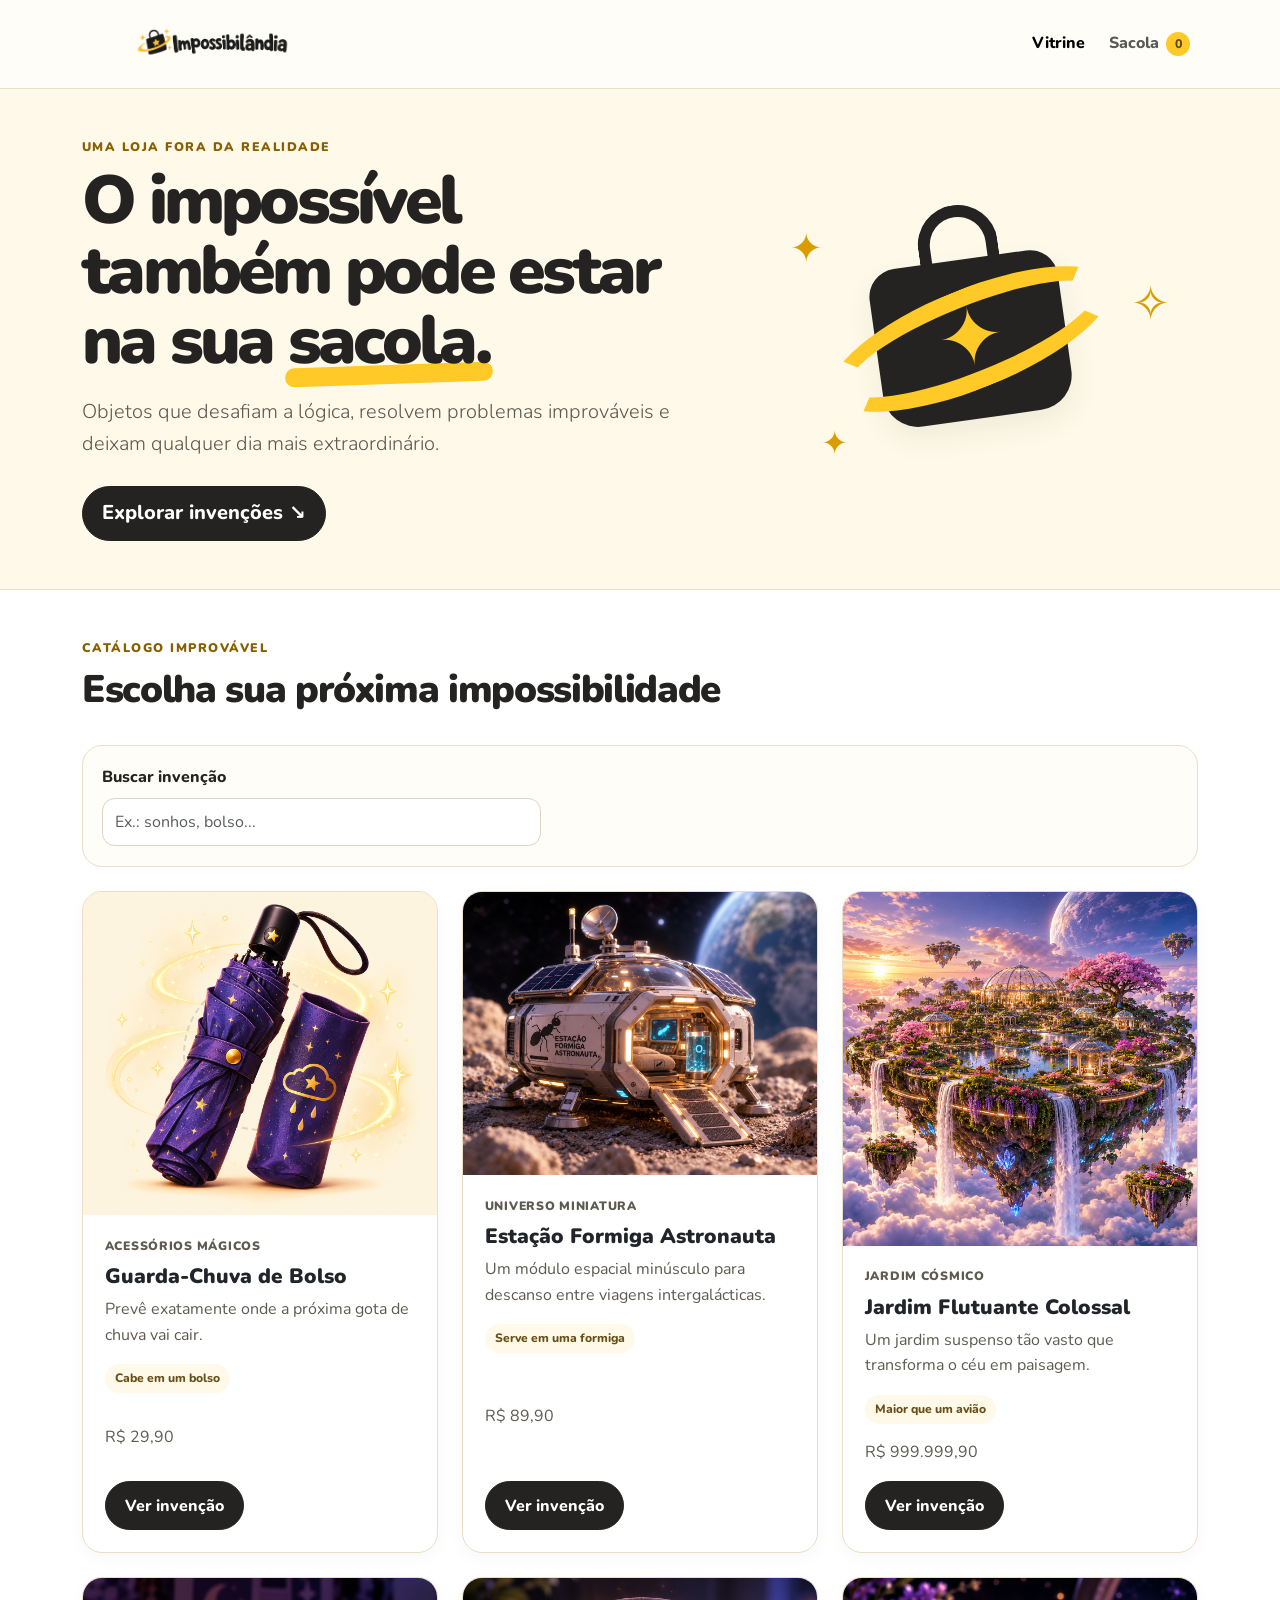
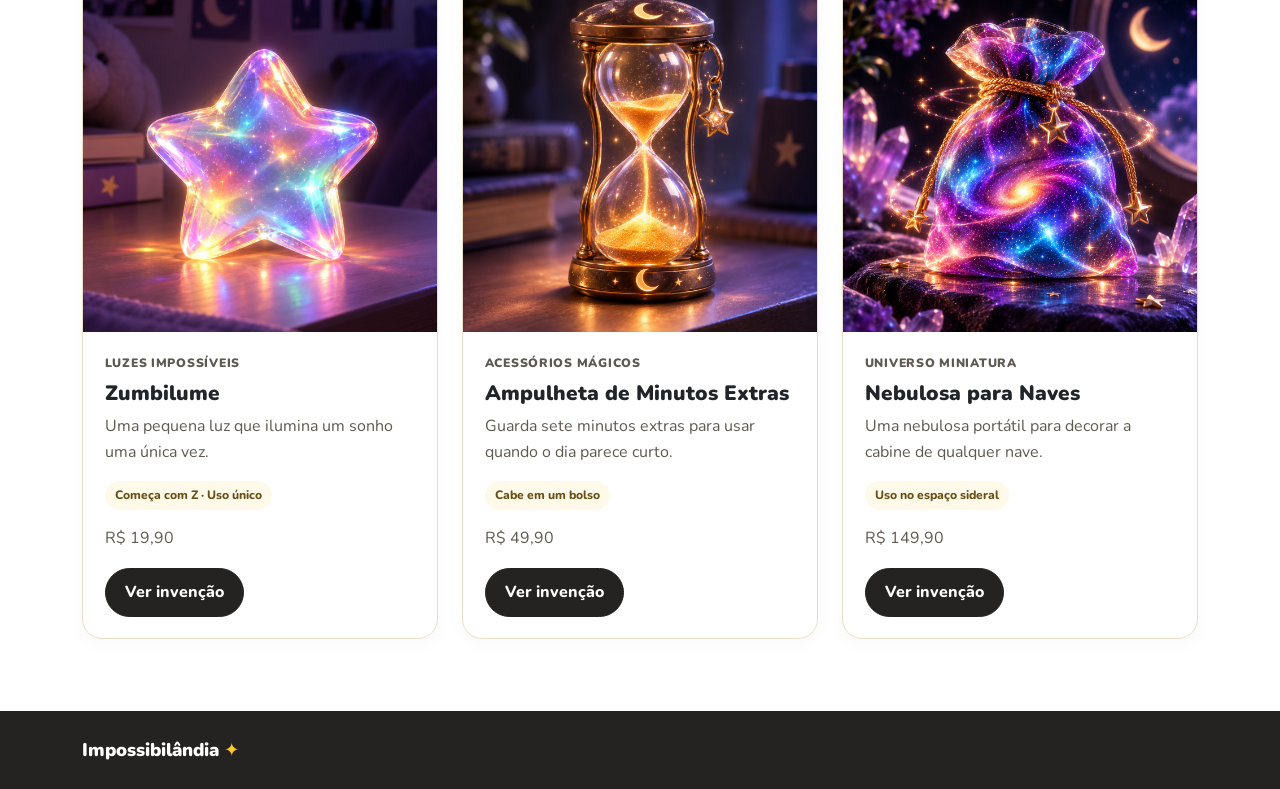
<file: web/index.html>
<!doctype html>
<html lang="pt-BR">

<head>
    <meta charset="utf-8">
    <meta name="viewport" content="width=device-width, initial-scale=1">

    <meta name="description" content="Na Impossibilândia, o impossível vira produto: descubra invenções fantásticas para o cotidiano e além dele.">

    <meta property="og:title" content="Impossibilândia | Uma loja fora da realidade">
    <meta property="og:description" content="Invenções extraordinárias para pessoas curiosas. Entre, explore e imagine.">
    <meta property="og:type" content="website">

    <meta name="theme-color" content="#fff9e9">

    <title>Impossibilândia | Uma loja fora da realidade</title>

    <link rel="icon" type="image/png" href="img/favicon.png">
    <link rel="apple-touch-icon" href="img/apple-touch-icon.png">

    <link
        href="https://cdn.jsdelivr.net/npm/bootstrap@5.3.3/dist/css/bootstrap.min.css"
        rel="stylesheet"
    >

    <link rel="stylesheet" href="css/styles.css">

    <script src="js/main.js" defer></script>
</head>

<body>

    <a class="skip-link" href="#conteudo">
        Pular para o conteúdo principal
    </a>

    <header class="site-header">

        <nav class="navbar navbar-expand-lg" aria-label="Navegação principal">

            <div class="container">

                <a
                    class="navbar-brand brand-link"
                    href="index.html"
                    aria-label="Impossibilândia — página inicial"
                >
                    <img
                        class="brand-logo"
                        src="img/logo.png"
                        alt="Impossibilândia"
                        width="330"
                        height="132"
                    >
                </a>

                <button
                    class="navbar-toggler"
                    type="button"
                    data-bs-toggle="collapse"
                    data-bs-target="#menuPrincipal"
                    aria-controls="menuPrincipal"
                    aria-expanded="false"
                    aria-label="Abrir menu"
                >
                    <span class="navbar-toggler-icon"></span>
                </button>

                <div class="collapse navbar-collapse" id="menuPrincipal">

                    <ul class="navbar-nav ms-auto align-items-lg-center gap-lg-2">

                        <li class="nav-item">
                            <a
                                class="nav-link active"
                                aria-current="page"
                                href="index.html"
                            >
                                Vitrine
                            </a>
                        </li>
                        

                        <li class="nav-item">
                            <a class="nav-link" href="checkout.html">
                                Sacola
                                <span
                                    id="cartCount"
                                    class="cart-count"
                                    aria-label="Itens na sacola"
                                >
                                    0
                                </span>
                            </a>
                        </li>

                    </ul>

                </div>

            </div>

        </nav>

    </header>

    <main id="conteudo">

        <section class="hero py-5">

            <div class="container hero-grid">

                <div class="hero-copy">

                    <p class="eyebrow">
                        Uma loja fora da realidade
                    </p>

                    <h1>
                        O impossível também pode estar na sua
                        <span class="highlight">sacola.</span>
                    </h1>

                    <p class="lead">
                        Objetos que desafiam a lógica, resolvem problemas
                        improváveis e deixam qualquer dia mais extraordinário.
                    </p>

                    <a class="btn btn-dark btn-lg" href="#vitrine">
                        Explorar invenções
                        <span aria-hidden="true">↘</span>
                    </a>

                </div>

                <div
                    class="hero-art"
                    aria-label="Ilustração de uma sacola mágica cercada por estrelas"
                    role="img"
                >
                    <span class="hero-star star-one">✦</span>
                    <span class="hero-bag">✦</span>
                    <span class="hero-orbit"></span>
                    <span class="hero-star star-two">✧</span>
                    <span class="hero-star star-three">✦</span>
                </div>

            </div>

        </section>

        <section
            class="container py-5"
            id="vitrine"
            aria-labelledby="titulo-produtos"
        >

            <div class="section-heading">

                <div>

                    <p class="eyebrow">
                        Catálogo improvável
                    </p>

                    <h2 id="titulo-produtos">
                        Escolha sua próxima impossibilidade
                    </h2>

                </div>

            </div>

            <div class="filters panel-soft mb-4">

                <div class="row g-3 align-items-end">

                    <div class="col-md-5">

                        <label for="filtroProduto" class="form-label">
                            Buscar invenção
                        </label>

                        <input
                            id="filtroProduto"
                            class="form-control"
                            type="search"
                            placeholder="Ex.: sonhos, bolso..."
                            autocomplete="off"
                        >

                    </div>

                    </div>

            </div>

            <div class="row g-4" id="listaProdutos" aria-live="polite">

                <!-- PRODUTO 1 -->

                <article
                    class="col-sm-6 col-lg-4 product-item"
                    data-name="Guarda-Chuva de Bolso"
                    data-category="Acessórios mágicos"
                    data-rule="Cabe em um bolso"
                >

                    <div class="card product-card h-100">

                        <div
                            class="product-art"
                            style="--art-bg:#eee7ff"
                        >
                            <img
                                src="img/guardachuva.png"
                                alt="Guarda-Chuva de Bolso"
                                class="img-fluid"
                            >
                        </div>

                        <div class="card-body">

                            <p class="product-category mb-2">
                                Acessórios mágicos
                            </p>

                            <h3>Guarda-Chuva de Bolso</h3>

                            <p>
                                Prevê exatamente onde a próxima gota de chuva vai cair.
                            </p>

                            <span class="rule-chip mb-3">
                                Cabe em um bolso
                            </span>

                            <p class="price mt-auto">
                                R$ 29,90
                            </p>

                            <a class="btn btn-dark" href="produto.html?id=1">
                                Ver invenção
                            </a>

                        </div>

                    </div>

                </article>

                <!-- PRODUTO 2 -->

                <article
                    class="col-sm-6 col-lg-4 product-item"
                    data-name="Estação Formiga Astronauta"
                    data-category="Universo miniatura"
                    data-rule="Serve em uma formiga"
                >

                    <div class="card product-card h-100">

                        <div
                            class="product-art"
                            style="--art-bg:#e4f4e9"
                            aria-hidden="true"
                        >
                            <img
                                src="img/estacao.png"
                                alt="Estação de formiga astronauta"
                                class="img-fluid"
                            >

                        </div>

                        <div class="card-body">

                            <p class="product-category mb-2">
                                Universo miniatura
                            </p>

                            <h3>Estação Formiga Astronauta</h3>

                            <p>
                                Um módulo espacial minúsculo para descanso entre viagens intergalácticas.
                            </p>

                            <span class="rule-chip mb-3">
                                Serve em uma formiga
                            </span>

                            <p class="price mt-auto">
                                R$ 89,90
                            </p>

                            <a class="btn btn-dark" href="produto.html?id=2">
                                Ver invenção
                            </a>

                        </div>

                    </div>

                </article>

                <!-- PRODUTO 3 -->

                <article
                    class="col-sm-6 col-lg-4 product-item"
                    data-name="Jardim Flutuante Colossal"
                    data-category="Jardim cósmico"
                    data-rule="Maior que um avião"
                >

                    <div class="card product-card h-100">

                        <div
                            class="product-art"
                            style="--art-bg:#e4f4e9"
                            aria-hidden="true"
                        >
                            <img
                                src="img/jardim.png"
                                alt="Jardim Flutuante"
                                class="img-fluid"
                            >
                        </div>

                        <div class="card-body">

                            <p class="product-category mb-2">
                                Jardim cósmico
                            </p>

                            <h3>Jardim Flutuante Colossal</h3>

                            <p>
                                Um jardim suspenso tão vasto que transforma o céu em paisagem.
                            </p>

                            <span class="rule-chip mb-3">
                                Maior que um avião
                            </span>

                            <p class="price mt-auto">
                                R$ 999.999,90
                            </p>

                            <a class="btn btn-dark" href="produto.html?id=3">
                                Ver invenção
                            </a>

                        </div>

                    </div>

                </article>

                <!-- PRODUTO 4 -->

                <article
                    class="col-sm-6 col-lg-4 product-item"
                    data-name="Zumbilume"
                    data-category="Luzes impossíveis"
                    data-rule="Começa com Z · Uso único"
                >

                    <div class="card product-card h-100">

                        <div
                            class="product-art"
                            style="--art-bg:#ffeadc"
                            aria-hidden="true"
                        >
                            <img
                                src="img/zumbilume.png"
                                alt="Luz que ilumina os sonhos"
                                class="img-fluid"
                            >
                        </div>

                        <div class="card-body">

                            <p class="product-category mb-2">
                                Luzes impossíveis
                            </p>

                            <h3>Zumbilume</h3>

                            <p>
                                Uma pequena luz que ilumina um sonho uma única vez.
                            </p>

                            <span class="rule-chip mb-3">
                                Começa com Z · Uso único
                            </span>

                            <p class="price mt-auto">
                                R$ 19,90
                            </p>

                            <a class="btn btn-dark" href="produto.html?id=4">
                                Ver invenção
                            </a>

                        </div>

                    </div>

                </article>

                <!-- PRODUTO 5 -->

                <article
                    class="col-sm-6 col-lg-4 product-item"
                    data-name="Ampulheta de Minutos Extras"
                    data-category="Acessórios mágicos"
                    data-rule="Cabe em um bolso"
                >

                    <div class="card product-card h-100">

                        <div
                            class="product-art"
                            style="--art-bg:#fff9e9"
                            aria-hidden="true"
                        >
                            <img
                                src="img/ampulheta.png"
                                alt="Ampulheta com minutos extras"
                                class="img-fluid"
                            >
                        </div>

                        <div class="card-body">

                            <p class="product-category mb-2">
                                Acessórios mágicos
                            </p>

                            <h3>Ampulheta de Minutos Extras</h3>

                            <p>
                                Guarda sete minutos extras para usar quando o dia parece curto.
                            </p>

                            <span class="rule-chip mb-3">
                                Cabe em um bolso
                            </span>

                            <p class="price mt-auto">
                                R$ 49,90
                            </p>

                            <a class="btn btn-dark" href="produto.html?id=5">
                                Ver invenção
                            </a>

                        </div>

                    </div>

                </article>

                <!-- PRODUTO 6 -->

                <article
                    class="col-sm-6 col-lg-4 product-item"
                    data-name="Nebulosa para Naves"
                    data-category="Universo miniatura"
                    data-rule="Uso no espaço sideral"
                >

                    <div class="card product-card h-100">

                        <div
                            class="product-art"
                            style="--art-bg:#eee7ff"
                            aria-hidden="true"
                        >
                            <img
                                src="img/nebulosa.png"
                                alt="Nebulosa para decoração"
                                class="img-fluid"
                            >

                        </div>

                        <div class="card-body">

                            <p class="product-category mb-2">
                                Universo miniatura
                            </p>

                            <h3>Nebulosa para Naves</h3>

                            <p>
                                Uma nebulosa portátil para decorar a cabine de qualquer nave.
                            </p>

                            <span class="rule-chip mb-3">
                                Uso no espaço sideral
                            </span>

                            <p class="price mt-auto">
                                R$ 149,90
                            </p>

                            <a class="btn btn-dark" href="produto.html?id=6">
                                Ver invenção
                            </a>

                        </div>

                    </div>

                </article>

            </div>

            <p
                id="mensagemFiltro"
                class="mt-4 text-secondary"
                role="status"
                aria-live="polite"
            ></p>

        </section>

    </main>

    <footer class="site-footer py-4">

        <div class="container footer-inner">

            <a href="index.html" class="footer-brand">
                Impossibilândia
                <span aria-hidden="true">✦</span>
            </a>

            <p class="mb-0"></p>

        </div>

    </footer>

    <script
        src="https://cdn.jsdelivr.net/npm/bootstrap@5.3.3/dist/js/bootstrap.bundle.min.js"
        defer
    ></script>

</body>
</html>
</file>
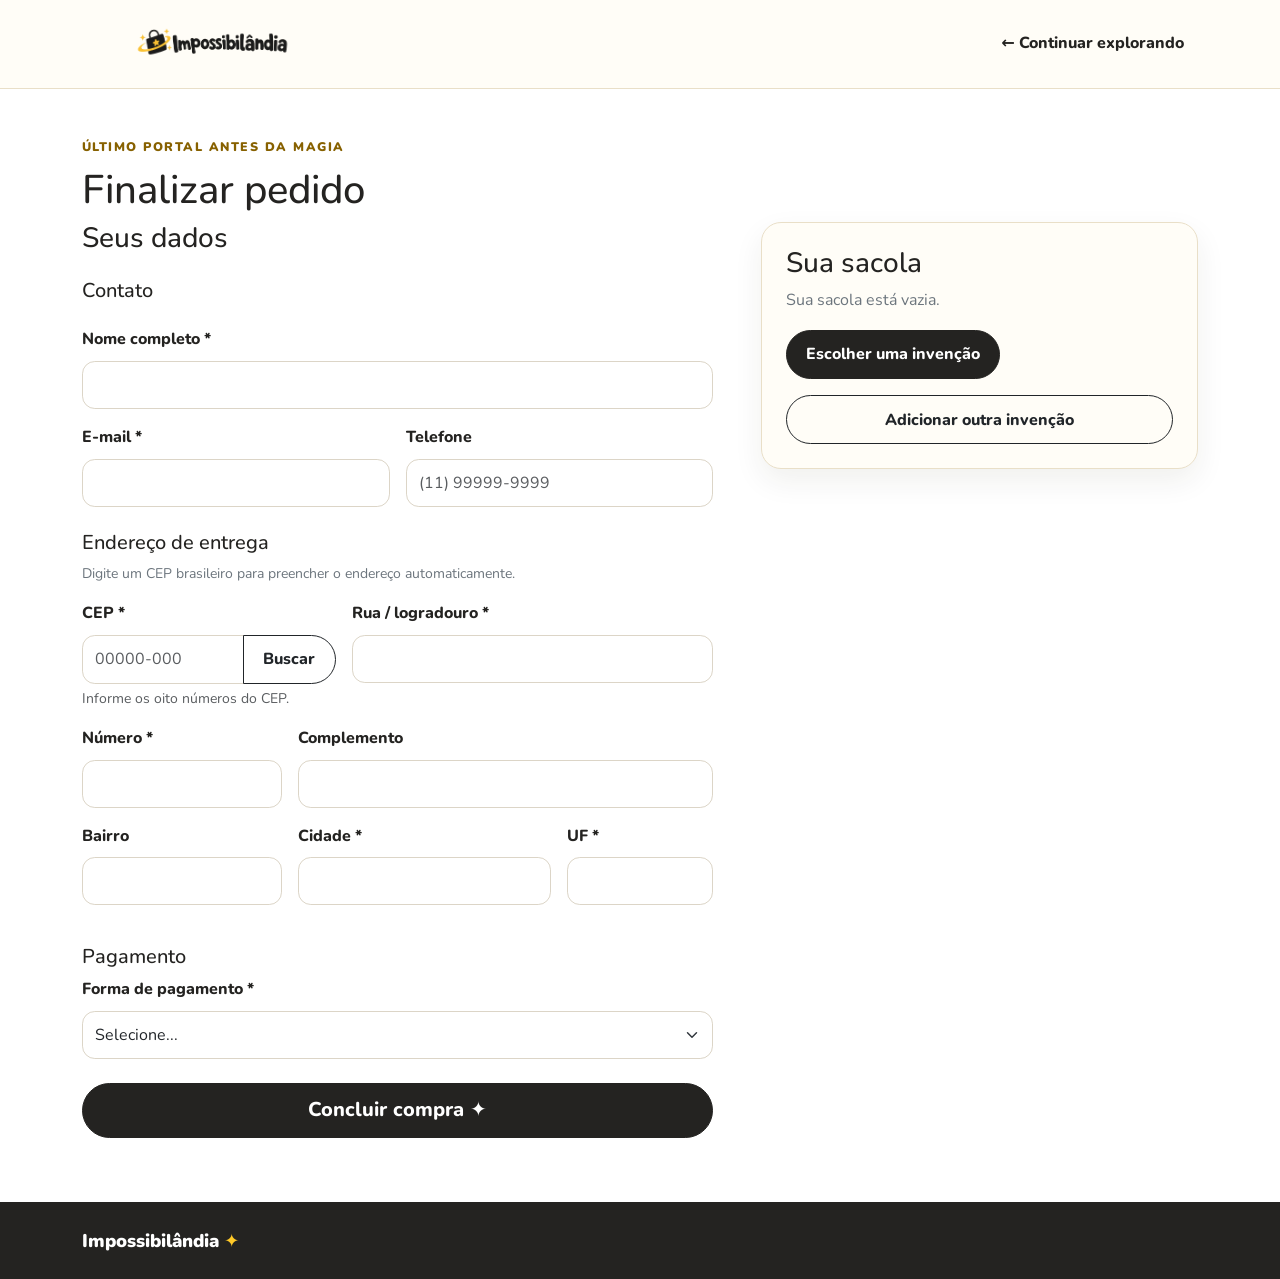
<file: web/checkout.html>
<!doctype html>
<html lang="pt-BR">

<head>
    <meta charset="utf-8">
    <meta name="viewport" content="width=device-width, initial-scale=1">

    <meta name="description" content="Revise sua sacola e preencha os dados para concluir a compra simulada na Impossibilândia.">

    <meta property="og:title" content="Finalizar compra | Impossibilândia">
    <meta property="og:description" content="Quase lá: confira sua invenção e finalize a simulação.">
    <meta property="og:type" content="website">

    <meta name="theme-color" content="#fff9e9">

    <title>Finalizar compra | Impossibilândia</title>

    <link rel="icon" type="image/png" href="img/favicon.png">
    <link rel="apple-touch-icon" href="img/apple-touch-icon.png">

    <link
        href="https://cdn.jsdelivr.net/npm/bootstrap@5.3.3/dist/css/bootstrap.min.css"
        rel="stylesheet"
    >

    <link rel="stylesheet" href="css/styles.css">

    <script src="js/checkout.js" defer></script>
</head>

<body>

    <a class="skip-link" href="#conteudo">
        Pular para o conteúdo principal
    </a>

    <header class="site-header">

        <nav class="navbar" aria-label="Navegação principal">

            <div class="container">

                <a class="navbar-brand brand-link" href="index.html">
                    <img
                        class="brand-logo"
                        src="img/logo.png"
                        alt="Impossibilândia — página inicial"
                        width="270"
                        height="108"
                    >
                </a>

                <a class="nav-link" href="index.html">
                    ← Continuar explorando
                </a>

            </div>

        </nav>

    </header>

    <main id="conteudo" class="container py-5">

        <p class="eyebrow">
            Último portal antes da magia
        </p>

        <h1 class="mb-2">
            Finalizar pedido
        </h1>

        

        <div class="row g-5">

            <section class="col-lg-7" aria-labelledby="titulo-dados">

                <h2 id="titulo-dados" class="h3 mb-4">
                    Seus dados
                </h2>

                <form id="checkoutForm" novalidate>

                    <fieldset class="mb-4">

                        <legend class="h5">
                            Contato
                        </legend>

                        <div class="row g-3">

                            <div class="col-12">

                                <label for="nome" class="form-label">
                                    Nome completo *
                                </label>

                                <input
                                    class="form-control"
                                    id="nome"
                                    name="nome"
                                    autocomplete="name"
                                    required
                                >

                                <div class="invalid-feedback">
                                    Informe seu nome completo.
                                </div>

                            </div>

                            <div class="col-md-6">

                                <label for="email" class="form-label">
                                    E-mail *
                                </label>

                                <input
                                    class="form-control"
                                    id="email"
                                    name="email"
                                    type="email"
                                    autocomplete="email"
                                    required
                                >

                                <div class="invalid-feedback">
                                    Informe um e-mail válido.
                                </div>

                            </div>

                            <div class="col-md-6">

                                <label for="telefone" class="form-label">
                                    Telefone
                                </label>

                                <input
                                    class="form-control"
                                    id="telefone"
                                    name="telefone"
                                    type="tel"
                                    autocomplete="tel"
                                    placeholder="(11) 99999-9999"
                                >

                            </div>

                        </div>

                    </fieldset>

                    <fieldset class="mb-4">

                        <legend class="h5">
                            Endereço de entrega
                        </legend>

                        <p class="small text-secondary">
                            Digite um CEP brasileiro para preencher
                            o endereço automaticamente.
                        </p>

                        <div class="row g-3">

                            <div class="col-md-5">

                                <label for="cep" class="form-label">
                                    CEP *
                                </label>

                                <div class="input-group">

                                    <input
                                        class="form-control"
                                        id="cep"
                                        name="cep"
                                        inputmode="numeric"
                                        autocomplete="postal-code"
                                        placeholder="00000-000"
                                        maxlength="9"
                                        required
                                        aria-describedby="ajudaCep"
                                    >

                                    <button
                                        class="btn btn-outline-dark"
                                        id="buscarCep"
                                        type="button"
                                    >
                                        Buscar
                                    </button>

                                </div>

                                <div id="ajudaCep" class="form-text">
                                    Informe os oito números do CEP.
                                </div>

                                <div
                                    class="invalid-feedback"
                                    id="cepInvalid"
                                >
                                    Informe um CEP válido.
                                </div>

                            </div>

                            <div class="col-md-7">

                                <label for="logradouro" class="form-label">
                                    Rua / logradouro *
                                </label>

                                <input
                                    class="form-control"
                                    id="logradouro"
                                    name="logradouro"
                                    autocomplete="address-line1"
                                    required
                                >

                                <div class="invalid-feedback">
                                    Informe o endereço.
                                </div>

                            </div>

                            <div class="col-md-4">

                                <label for="numero" class="form-label">
                                    Número *
                                </label>

                                <input
                                    class="form-control"
                                    id="numero"
                                    name="numero"
                                    required
                                >

                                <div class="invalid-feedback">
                                    Informe o número.
                                </div>

                            </div>

                            <div class="col-md-8">

                                <label for="complemento" class="form-label">
                                    Complemento
                                </label>

                                <input
                                    class="form-control"
                                    id="complemento"
                                    name="complemento"
                                    autocomplete="address-line2"
                                >

                            </div>

                            <div class="col-md-4">

                                <label for="bairro" class="form-label">
                                    Bairro
                                </label>

                                <input
                                    class="form-control"
                                    id="bairro"
                                    name="bairro"
                                >

                            </div>

                            <div class="col-md-5">

                                <label for="cidade" class="form-label">
                                    Cidade *
                                </label>

                                <input
                                    class="form-control"
                                    id="cidade"
                                    name="cidade"
                                    autocomplete="address-level2"
                                    required
                                >

                                <div class="invalid-feedback">
                                    Informe a cidade.
                                </div>

                            </div>

                            <div class="col-md-3">

                                <label for="estado" class="form-label">
                                    UF *
                                </label>

                                <input
                                    class="form-control"
                                    id="estado"
                                    name="estado"
                                    maxlength="2"
                                    autocomplete="address-level1"
                                    required
                                >

                                <div class="invalid-feedback">
                                    Informe a UF.
                                </div>

                            </div>

                        </div>

                        <div
                            id="cepFeedback"
                            class="mt-3"
                            role="status"
                            aria-live="polite"
                        ></div>

                    </fieldset>

                    <fieldset class="mb-4">

                        <legend class="h5">
                            Pagamento
                        </legend>

                        <label for="pagamento" class="form-label">
                            Forma de pagamento *
                        </label>

                        <select
                            class="form-select"
                            id="pagamento"
                            name="pagamento"
                            required
                        >

                            <option value="">
                                Selecione...
                            </option>

                            <option value="pix">
                                Pix (simulado)
                            </option>

                            <option value="credito">
                                Cartão de crédito (simulado)
                            </option>

                            <option value="boleto">
                                Boleto (simulado)
                            </option>

                        </select>

                        <div class="invalid-feedback">
                            Selecione uma forma de pagamento.
                        </div>

                    </fieldset>

                   

                    <button
                        class="btn btn-dark btn-lg w-100"
                        type="submit"
                    >
                        Concluir compra  ✦
                    </button>

                    <p
                        id="checkoutFeedback"
                        class="mt-3"
                        role="status"
                        aria-live="polite"
                    ></p>

                </form>

            </section>

            <aside
                class="col-lg-5"
                aria-labelledby="titulo-resumo"
            >

                <div class="summary-box">

                    <h2 id="titulo-resumo" class="h3">
                        Sua sacola
                    </h2>

                    <div id="resumoCompra">

                        <p class="text-secondary">
                            Carregando resumo...
                        </p>

                    </div>

                    <a
                        class="btn btn-outline-dark w-100 mt-3"
                        href="index.html"
                    >
                        Adicionar outra invenção
                    </a>

                </div>

            </aside>

        </div>

    </main>

    <footer class="site-footer py-4">

        <div class="container footer-inner">

            <a href="index.html" class="footer-brand">
                Impossibilândia
                <span aria-hidden="true">✦</span>
            </a>

            
        </div>

    </footer>

    <script
        src="https://cdn.jsdelivr.net/npm/bootstrap@5.3.3/dist/js/bootstrap.bundle.min.js"
        defer
    ></script>

</body>

</html>
</file>
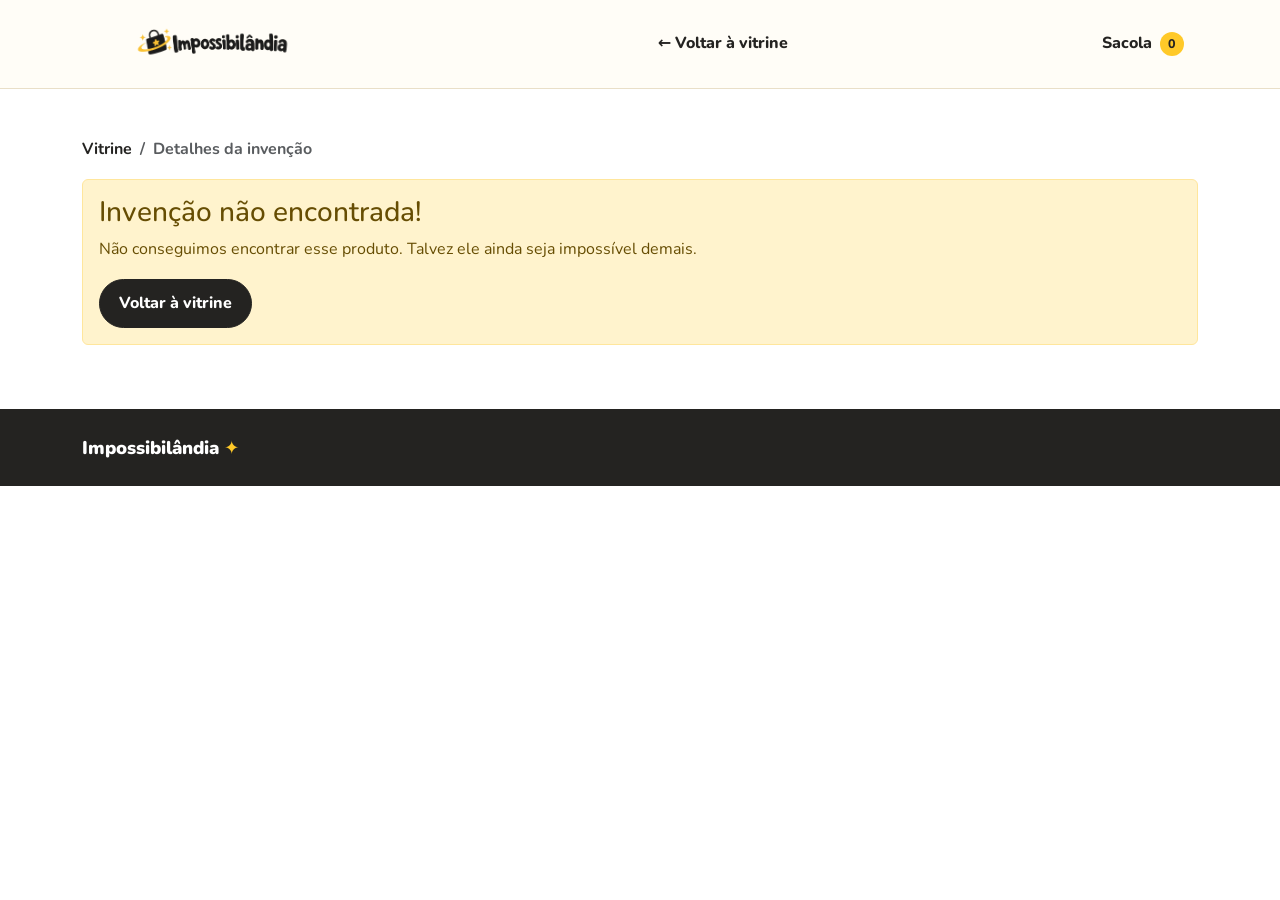
<file: web/produto.html>
<!doctype html>
<html lang="pt-BR">

<head>
    <meta charset="utf-8">
    <meta name="viewport" content="width=device-width, initial-scale=1">

    <meta name="description" content="Conheça os detalhes da invenção escolhida na Impossibilândia.">

    <meta property="og:title" content="Detalhes da invenção | Impossibilândia">
    <meta property="og:description" content="Descubra como funciona sua próxima impossibilidade.">
    <meta property="og:type" content="product">

    <meta name="theme-color" content="#fff9e9">

    <title>Detalhes da invenção | Impossibilândia</title>

    <link rel="icon" type="image/png" href="img/favicon.png">
    <link rel="apple-touch-icon" href="img/apple-touch-icon.png">

    <link href="https://cdn.jsdelivr.net/npm/bootstrap@5.3.3/dist/css/bootstrap.min.css" rel="stylesheet">
    <link rel="stylesheet" href="css/styles.css">

    <script src="js/product.js" defer></script>
</head>

<body>

    <a class="skip-link" href="#conteudo">
        Pular para o conteúdo principal
    </a>

    <header class="site-header">

        <nav class="navbar" aria-label="Navegação principal">

            <div class="container">

                <a class="navbar-brand brand-link" href="index.html">
                    <img
                        class="brand-logo"
                        src="img/logo.png"
                        alt="Impossibilândia — página inicial"
                        width="270"
                        height="108"
                    >
                </a>

                <a class="nav-link" href="index.html">
                    ← Voltar à vitrine
                </a>

                <a class="nav-link" href="checkout.html">
                    Sacola
                    <span id="cartCount" class="cart-count">0</span>
                </a>

            </div>

        </nav>

    </header>

    <main id="conteudo" class="container py-5">

        <nav aria-label="Caminho de navegação">

            <ol class="breadcrumb">

                <li class="breadcrumb-item">
                    <a href="index.html">Vitrine</a>
                </li>

                <li class="breadcrumb-item active" aria-current="page">
                    Detalhes da invenção
                </li>

            </ol>

        </nav>

        <div id="produtoDetalhe">
            <p role="status">
                Carregando invenção...
            </p>
        </div>

        <div
            id="produtoFeedback"
            class="mt-3"
            role="status"
            aria-live="polite"
        ></div>

    </main>

    <footer class="site-footer py-4">

        <div class="container footer-inner">

            <a href="index.html" class="footer-brand">
                Impossibilândia
                <span aria-hidden="true">✦</span>
            </a>

        </div>

    </footer>

    <script
        src="https://cdn.jsdelivr.net/npm/bootstrap@5.3.3/dist/js/bootstrap.bundle.min.js"
        defer
    ></script>

</body>

</html>
</file>
<file: web/css/styles.css>
@import url('https://fonts.googleapis.com/css2?family=Nunito:wght@400;500;600;700;800;900&display=swap');
:root{--cream:#fff9e9;--paper:#fffdf7;--ink:#242321;--muted:#6e6a60;--line:#e9dfc8;--gold:#ffc928;--gold-dark:#d99d00;--lavender:#eee7ff;--mint:#e4f4e9;--peach:#ffeadc;--radius:1.25rem;--shadow:0 12px 30px rgba(49,38,11,.07)}
*{box-sizing:border-box}html{scroll-behavior:smooth}body{color:var(--ink);background:#fff;font-family:'Nunito',system-ui,-apple-system,BlinkMacSystemFont,'Segoe UI',sans-serif;line-height:1.6}a{color:inherit}a:focus-visible,button:focus-visible,input:focus-visible,select:focus-visible{outline:3px solid var(--gold-dark);outline-offset:3px}.skip-link{position:absolute;top:-5rem;left:1rem;z-index:2000;padding:.75rem 1rem;background:var(--ink);color:#fff;border-radius:.5rem}.skip-link:focus{top:1rem}.site-header{position:relative;z-index:10;border-bottom:1px solid var(--line);background:rgba(255,253,247,.96)}.navbar{min-height:86px}.brand-link{padding:0}.brand-logo{display:block;width:clamp(165px,22vw,260px);height:auto;max-height:72px;object-fit:contain}.navbar .container{gap:1rem}.navbar-nav .nav-link,.navbar .nav-link{font-weight:800;border-radius:999px;padding:.65rem .9rem}.navbar-nav .nav-link:hover,.navbar .nav-link:hover{background:var(--cream)}.cart-count{display:inline-grid;place-items:center;min-width:1.5rem;height:1.5rem;margin-left:.2rem;padding:0 .35rem;background:var(--gold);border-radius:50%;font-size:.78rem}.hero{overflow:hidden;background:var(--cream);border-bottom:1px solid var(--line)}.hero-grid{display:grid;grid-template-columns:minmax(0,1.15fr) minmax(260px,.85fr);align-items:center;gap:3rem;min-height:370px}.hero-copy{max-width:680px}.eyebrow{margin-bottom:.55rem;font-size:.78rem;font-weight:900;letter-spacing:.12em;text-transform:uppercase;color:#876100}.hero h1{max-width:760px;font-size:clamp(2.5rem,5.3vw,4.6rem);font-weight:900;letter-spacing:-.055em;line-height:1.03}.highlight{position:relative;white-space:nowrap;z-index:0}.highlight:after{content:'';position:absolute;z-index:-1;left:-.05em;right:-.05em;bottom:.04em;height:.28em;background:var(--gold);border-radius:99px;transform:rotate(-2deg)}.hero .lead{max-width:590px;margin:1.3rem 0 1.6rem;color:#5c584e}.btn{font-weight:800;border-radius:999px;padding:.72rem 1.2rem;transition:transform .18s ease,box-shadow .18s ease}.btn:hover{transform:translateY(-2px);box-shadow:0 7px 16px #24232120}.btn-dark{background:var(--ink);border-color:var(--ink)}.btn-dark:hover{background:#454139;border-color:#454139}.hero-art{position:relative;display:grid;place-items:center;min-height:290px;isolation:isolate}.hero-bag{display:grid;place-items:center;width:190px;height:160px;border-radius:28px 28px 35px 35px;background:var(--ink);color:var(--gold);font-size:5rem;box-shadow:var(--shadow);transform:rotate(-8deg)}.hero-bag:before{content:'';position:absolute;top:-55px;width:80px;height:65px;border:12px solid var(--ink);border-bottom:0;border-radius:55px 55px 0 0}.hero-orbit{position:absolute;width:300px;height:100px;border:17px solid var(--gold);border-left-color:transparent;border-right-color:transparent;border-radius:50%;transform:rotate(-22deg);z-index:1}.hero-star{position:absolute;color:var(--gold-dark);font-size:2.5rem}.star-one{top:8%;left:10%}.star-two{right:6%;top:25%;font-size:3rem}.star-three{bottom:5%;left:17%;font-size:2rem}.section-heading{display:flex;justify-content:space-between;align-items:end;margin-bottom:1.5rem}.section-heading h2,.about-section h2{font-size:clamp(1.8rem,3vw,2.6rem);font-weight:900;letter-spacing:-.035em}.panel-soft{padding:1.2rem;background:var(--paper);border:1px solid var(--line);border-radius:var(--radius)}.form-label{font-weight:800}.form-control,.form-select{min-height:48px;border-color:#dcd5c7;border-radius:.8rem}.form-control:focus,.form-select:focus{border-color:var(--gold-dark);box-shadow:0 0 0 .2rem #ffc92840}.product-card{height:100%;overflow:hidden;border:1px solid var(--line);border-radius:var(--radius);background:#fff;box-shadow:0 5px 18px #31260b08;transition:transform .2s ease,box-shadow .2s ease}.product-card:hover{transform:translateY(-5px);box-shadow:var(--shadow)}.product-art{position:relative;display:grid;place-items:center;min-height:200px;overflow:hidden;background:var(--art-bg,var(--cream));font-size:5rem}.product-art:after{content:'';position:absolute;width:155px;height:155px;border:2px dashed #24232126;border-radius:50%;transform:rotate(-20deg)}.product-art .emoji{z-index:1;filter:drop-shadow(0 8px 3px #24232114)}.product-card .card-body{display:flex;flex-direction:column;align-items:flex-start;padding:1.35rem}.product-category{font-size:.76rem;font-weight:900;letter-spacing:.06em;text-transform:uppercase;color:#75664a}.product-card h3{font-size:1.3rem;font-weight:900}.product-card p{color:#5f5a51}.rule-chip{display:inline-flex;align-items:center;gap:.35rem;padding:.3rem .65rem;border-radius:999px;background:var(--cream);font-size:.76rem;font-weight:800;color:#665018}.product-price{margin:.75rem 0 1rem!important;font-size:1.35rem;font-weight:900;color:var(--ink)!important}.product-card .btn{margin-top:auto}.about-section{background:var(--cream);border-top:1px solid var(--line);border-bottom:1px solid var(--line)}.about-inner{display:grid;grid-template-columns:110px minmax(0,720px);gap:2rem;align-items:center;justify-content:center}.about-mark{display:grid;place-items:center;width:100px;height:100px;background:var(--gold);border-radius:30px;font-size:4rem;transform:rotate(-8deg)}.about-inner p:last-child{max-width:740px;color:#5c584e}.site-footer{margin-top:0;background:var(--ink);color:#fff}.footer-inner{display:flex;justify-content:space-between;align-items:center;gap:1.5rem}.footer-inner p{color:#d2cfc7;font-size:.9rem}.footer-brand{font-size:1.15rem;font-weight:900;text-decoration:none}.footer-brand span{color:var(--gold)}.breadcrumb{font-weight:700}.breadcrumb a{text-decoration:none}.detail-layout{display:grid;grid-template-columns:minmax(0,1fr) minmax(0,1fr);gap:3rem;align-items:start}.detail-art{display:grid;place-items:center;min-height:410px;border-radius:var(--radius);background:var(--art-bg,var(--cream));font-size:10rem;position:relative;overflow:hidden}.detail-art:after{content:'';position:absolute;width:260px;height:260px;border:3px dashed #24232125;border-radius:50%}.detail-art span{z-index:1;filter:drop-shadow(0 10px 4px #24232115)}.detail-copy h1{font-size:clamp(2.2rem,4vw,3.5rem);font-weight:900;line-height:1.08;letter-spacing:-.04em}.detail-copy .price-large{font-size:2rem;font-weight:900}.detail-copy li{margin:.45rem 0}.detail-rule{padding:1rem;background:var(--cream);border-radius:.9rem}.quantity-field{max-width:130px}.summary-box{position:sticky;top:1rem;padding:1.5rem;background:var(--paper);border:1px solid var(--line);border-radius:var(--radius);box-shadow:var(--shadow)}.summary-item{display:grid;grid-template-columns:54px 1fr auto;align-items:center;gap:.8rem;padding:1rem 0;border-bottom:1px solid var(--line)}.summary-emoji{display:grid;place-items:center;width:54px;height:54px;border-radius:12px;background:var(--cream);font-size:1.8rem}.summary-item strong{display:block;line-height:1.25}.summary-item small{color:var(--muted)}.summary-total{display:flex;justify-content:space-between;gap:1rem;margin-top:1rem;font-size:1.15rem;font-weight:900}.success-panel{max-width:760px;padding:2rem 1rem 3rem}.success-icon{display:grid;place-items:center;width:86px;height:86px;margin:0 auto 1.5rem;border-radius:28px;background:var(--gold);font-size:3rem;font-weight:900;transform:rotate(-7deg)}.success-panel h1{font-weight:900;letter-spacing:-.04em}.order-data{display:grid;gap:.75rem;margin:2rem 0}.order-data>div{padding:1rem 1.2rem;border:1px solid var(--line);border-radius:.8rem;background:var(--paper)}.order-data dt{font-size:.8rem;color:var(--muted)}.order-data dd{margin:.25rem 0 0;font-weight:900}.feedback-error{color:#a32828}.feedback-success{color:#176b3a}.empty-state{grid-column:1/-1;padding:3rem 1rem;text-align:center;background:var(--cream);border-radius:var(--radius)}.empty-state .empty-icon{font-size:3rem}.loading-state{padding:1.5rem;color:var(--muted)}
@media(max-width:767.98px){.hero-grid{grid-template-columns:1fr;gap:0;padding-top:1rem}.hero-copy{padding-top:1rem}.hero-art{min-height:230px;margin-top:1rem}.hero-bag{transform:scale(.8) rotate(-8deg)}.hero-orbit{transform:scale(.8) rotate(-22deg)}.hero h1{font-size:clamp(2.45rem,12vw,3.5rem)}.about-inner{grid-template-columns:1fr;gap:1rem}.about-mark{width:70px;height:70px;font-size:3rem;border-radius:20px}.footer-inner{align-items:flex-start;flex-direction:column;gap:.5rem}.detail-layout{grid-template-columns:1fr;gap:1.5rem}.detail-art{min-height:270px;font-size:7rem}.summary-box{position:static}.section-heading{align-items:flex-start}.filters{padding:1rem}.navbar{padding:.7rem 0}.navbar .container{flex-wrap:wrap}.brand-logo{width:175px;max-height:55px}}
@media(prefers-reduced-motion:reduce){*,*::before,*::after{scroll-behavior:auto!important;transition:none!important;animation:none!important}}
</file>
